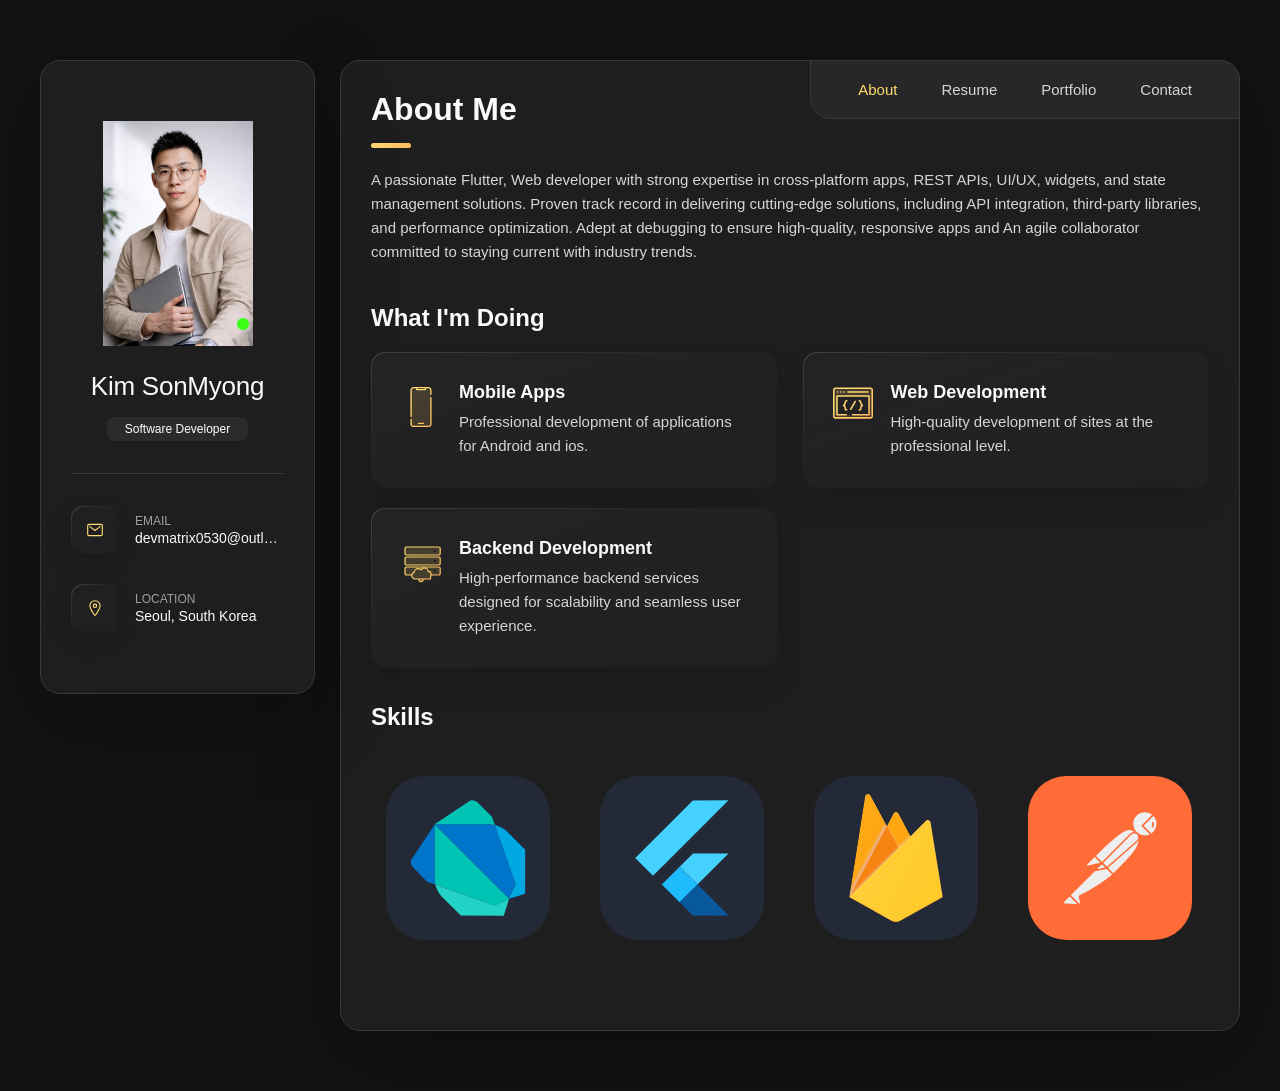
<file: portfolio.html>
<!DOCTYPE html>
<!-- saved from url=(0031)https://aakashrajbanshi.com.np/ -->
<html lang="en"><head><meta http-equiv="Content-Type" content="text/html; charset=UTF-8">
  
  <link rel="icon" type="image/png" href="./portfolio_files/my-avatar.png">
  <meta name="viewport" content="width=device-width, initial-scale=1.0">
  <title>Kim's Personal Portfolio</title>
  <link rel="stylesheet" href="./portfolio_files/index-D-4-gm_i.css?v=2">
  <script defer src="./portfolio_files/asset-path-fix.js"></script>
  <script defer src="./portfolio_files/nav-page.js"></script>
  <script defer src="./portfolio_files/index-DvMZjxsJ.js?v=19"></script>
</head>

<body>
  <div id="app"><main><aside class="sidebar " data-sidebar="true"><div class="sidebar-info"><a href="./portfolio_files/my-avatar.png" target="_blank" rel="noopener noreferrer" title="Click me!"><figure class="avatar-box"><img alt="Kim SonMyong" width="80" src="./portfolio_files/my-avatar.png"><span class="active-status" title="Available for work!"></span></figure></a><div class="info-content"><h1 class="name" title="Kim SonMyong">Kim SonMyong</h1><p class="title">Software Developer</p></div><button class="info_more-btn" data-sidebar-btn="true"><span>Show Contacts</span><svg stroke="currentColor" fill="currentColor" stroke-width="0" viewBox="0 0 512 512" height="1em" width="1em" xmlns="http://www.w3.org/2000/svg"><path fill="none" stroke-linecap="round" stroke-linejoin="round" stroke-width="48" d="m112 184 144 144 144-144"></path></svg></button></div><div class="sidebar-info_more"><div class="separator"></div><ul class="contacts-list"><li class="contact-item"><div class="icon-box"><svg stroke="currentColor" fill="currentColor" stroke-width="0" viewBox="0 0 512 512" height="1em" width="1em" xmlns="http://www.w3.org/2000/svg"><rect width="416" height="320" x="48" y="96" fill="none" stroke-linecap="round" stroke-linejoin="round" stroke-width="32" rx="40" ry="40"></rect><path fill="none" stroke-linecap="round" stroke-linejoin="round" stroke-width="32" d="m112 160 144 112 144-112"></path></svg></div><div class="contact-info"><p class="contact-title">Email</p><a href="mailto:devmatrix0530@outlook.com" class="contact-link">devmatrix0530@outlook.com</a></div></li><li class="contact-item"><div class="icon-box"><svg stroke="currentColor" fill="currentColor" stroke-width="0" viewBox="0 0 512 512" height="1em" width="1em" xmlns="http://www.w3.org/2000/svg"><path fill="none" stroke-linecap="round" stroke-linejoin="round" stroke-width="32" d="M256 48c-79.5 0-144 61.39-144 137 0 87 96 224.87 131.25 272.49a15.77 15.77 0 0 0 25.5 0C304 409.89 400 272.07 400 185c0-75.61-64.5-137-144-137z"></path><circle cx="256" cy="192" r="48" fill="none" stroke-linecap="round" stroke-linejoin="round" stroke-width="32"></circle></svg></div><div class="contact-info"><p class="contact-title">Location</p><a href="https://www.google.com/maps/place/Seoul,+South Korea" target="_blank" class="contact-link">Seoul, South Korea</a></div></li></ul><div class="separator"></div><ul class="social-list"><li class="social-item"><a href="https://www.linkedin.com/in/aakash569" target="_blank" class="social-link"><svg stroke="currentColor" fill="currentColor" stroke-width="0" viewBox="0 0 512 512" height="1em" width="1em" xmlns="http://www.w3.org/2000/svg"><path d="M444.17 32H70.28C49.85 32 32 46.7 32 66.89v374.72C32 461.91 49.85 480 70.28 480h373.78c20.54 0 35.94-18.21 35.94-38.39V66.89C480.12 46.7 464.6 32 444.17 32zm-273.3 373.43h-64.18V205.88h64.18zM141 175.54h-.46c-20.54 0-33.84-15.29-33.84-34.43 0-19.49 13.65-34.42 34.65-34.42s33.85 14.82 34.31 34.42c-.01 19.14-13.31 34.43-34.66 34.43zm264.43 229.89h-64.18V296.32c0-26.14-9.34-44-32.56-44-17.74 0-28.24 12-32.91 23.69-1.75 4.2-2.22 9.92-2.22 15.76v113.66h-64.18V205.88h64.18v27.77c9.34-13.3 23.93-32.44 57.88-32.44 42.13 0 74 27.77 74 87.64z"></path></svg></a></li><li class="social-item"><a href="https://github.com/aakashx58" target="_blank" class="social-link"><svg stroke="currentColor" fill="currentColor" stroke-width="0" viewBox="0 0 512 512" height="1em" width="1em" xmlns="http://www.w3.org/2000/svg"><path d="M256 32C132.3 32 32 134.9 32 261.7c0 101.5 64.2 187.5 153.2 217.9a17.56 17.56 0 0 0 3.8.4c8.3 0 11.5-6.1 11.5-11.4 0-5.5-.2-19.9-.3-39.1a102.4 102.4 0 0 1-22.6 2.7c-43.1 0-52.9-33.5-52.9-33.5-10.2-26.5-24.9-33.6-24.9-33.6-19.5-13.7-.1-14.1 1.4-14.1h.1c22.5 2 34.3 23.8 34.3 23.8 11.2 19.6 26.2 25.1 39.6 25.1a63 63 0 0 0 25.6-6c2-14.8 7.8-24.9 14.2-30.7-49.7-5.8-102-25.5-102-113.5 0-25.1 8.7-45.6 23-61.6-2.3-5.8-10-29.2 2.2-60.8a18.64 18.64 0 0 1 5-.5c8.1 0 26.4 3.1 56.6 24.1a208.21 208.21 0 0 1 112.2 0c30.2-21 48.5-24.1 56.6-24.1a18.64 18.64 0 0 1 5 .5c12.2 31.6 4.5 55 2.2 60.8 14.3 16.1 23 36.6 23 61.6 0 88.2-52.4 107.6-102.3 113.3 8 7.1 15.2 21.1 15.2 42.5 0 30.7-.3 55.5-.3 63 0 5.4 3.1 11.5 11.4 11.5a19.35 19.35 0 0 0 4-.4C415.9 449.2 480 363.1 480 261.7 480 134.9 379.7 32 256 32z"></path></svg></a></li><li class="social-item"><a href="https://g.dev/aakash569" target="_blank" class="social-link"><svg stroke="currentColor" fill="currentColor" stroke-width="0" viewBox="0 0 512 512" height="1em" width="1em" xmlns="http://www.w3.org/2000/svg"><path d="m473.16 221.48-2.26-9.59H262.46v88.22H387c-12.93 61.4-72.93 93.72-121.94 93.72-35.66 0-73.25-15-98.13-39.11a140.08 140.08 0 0 1-41.8-98.88c0-37.16 16.7-74.33 41-98.78s61-38.13 97.49-38.13c41.79 0 71.74 22.19 82.94 32.31l62.69-62.36C390.86 72.72 340.34 32 261.6 32c-60.75 0-119 23.27-161.58 65.71C58 139.5 36.25 199.93 36.25 256s20.58 113.48 61.3 155.6c43.51 44.92 105.13 68.4 168.58 68.4 57.73 0 112.45-22.62 151.45-63.66 38.34-40.4 58.17-96.3 58.17-154.9 0-24.67-2.48-39.32-2.59-39.96z"></path></svg></a></li><li class="social-item"><a href="https://x.com/itzakax" target="_blank" class="social-link"><svg stroke="currentColor" fill="currentColor" stroke-width="0" viewBox="0 0 512 512" height="1em" width="1em" xmlns="http://www.w3.org/2000/svg"><path d="M496 109.5a201.8 201.8 0 0 1-56.55 15.3 97.51 97.51 0 0 0 43.33-53.6 197.74 197.74 0 0 1-62.56 23.5A99.14 99.14 0 0 0 348.31 64c-54.42 0-98.46 43.4-98.46 96.9a93.21 93.21 0 0 0 2.54 22.1 280.7 280.7 0 0 1-203-101.3A95.69 95.69 0 0 0 36 130.4c0 33.6 17.53 63.3 44 80.7A97.5 97.5 0 0 1 35.22 199v1.2c0 47 34 86.1 79 95a100.76 100.76 0 0 1-25.94 3.4 94.38 94.38 0 0 1-18.51-1.8c12.51 38.5 48.92 66.5 92.05 67.3A199.59 199.59 0 0 1 39.5 405.6a203 203 0 0 1-23.5-1.4A278.68 278.68 0 0 0 166.74 448c181.36 0 280.44-147.7 280.44-275.8 0-4.2-.11-8.4-.31-12.5A198.48 198.48 0 0 0 496 109.5z"></path></svg></a></li></ul></div></aside><div class="main-content"><nav class="navbar"><ul class="navbar-list"><li class="navbar-item"><button type="button" class="navbar-link active" data-nav-link="true" data-nav-page="about">About</button></li><li class="navbar-item"><button type="button" class="navbar-link " data-nav-link="true" data-nav-page="resume">Resume</button></li><li class="navbar-item"><button type="button" class="navbar-link " data-nav-link="true" data-nav-page="portfolio">Portfolio</button></li><li class="navbar-item"><button type="button" class="navbar-link " data-nav-link="true" data-nav-page="contact">Contact</button></li></ul></nav><article class="about active" data-page="about"><header><h2 class="h2 article-title">About me</h2></header><section class="about-text"><p>A passionate Flutter, Web developer with strong expertise in cross-platform apps, REST APIs, UI/UX, widgets, and state management solutions. Proven track record in delivering cutting-edge solutions, including API integration, third-party libraries, and performance optimization. Adept at debugging to ensure high-quality, responsive apps and An agile collaborator committed to staying current with industry trends.</p></section><section class="service"><h3 class="h3 service-title">What i'm doing</h3><ul class="service-list"><li class="service-item"><div class="service-icon-box"><img alt="mobile app icon" width="40" src="./portfolio_files/icon-app.svg"></div><div class="service-content-box"><h4 class="h4 service-item-title">Mobile Apps</h4><p class="service-item-text">Professional development of applications for Android and ios.</p></div></li><li class="service-item"><div class="service-icon-box"><img alt="Web development icon" width="40" src="./portfolio_files/icon-dev.svg"></div><div class="service-content-box"><h4 class="h4 service-item-title">Web development</h4><p class="service-item-text">High-quality development of sites at the professional level.</p></div></li><li class="service-item"><div class="service-icon-box"><img alt="camera icon" width="40" src="./portfolio_files/icon-backend.svg"></div><div class="service-content-box"><h4 class="h4 service-item-title">Backend Development</h4><p class="service-item-text">High-performance backend services designed for scalability and seamless user experience.</p></div></li></ul></section><section class="clients"><h3 class="h3 clients-title">Skills</h3><ul class="clients-list has-scrollbar"><li class="clients-item"><a href="https://dart.dev/" target="_blank"><img alt="client logo" src="./portfolio_files/Dart.svg" style="filter: none;"></a></li><li class="clients-item"><a href="https://flutter.dev/" target="_blank"><img alt="client logo" src="./portfolio_files/Flutter.svg"></a></li><li class="clients-item"><a href="https://firebase.google.com/" target="_blank"><img alt="client logo" src="./portfolio_files/Firebase.svg"></a></li><li class="clients-item"><a href="https://www.postman.com/" target="_blank"><img alt="client logo" src="./portfolio_files/Postman.svg"></a></li><li class="clients-item"><a href="https://www.figma.com/" target="_blank"><img alt="client logo" src="./portfolio_files/Figma.svg"></a></li><li class="clients-item"><a href="https://developer.android.com/studio" target="_blank"><img alt="client logo" src="./portfolio_files/AndroidStudio.svg"></a></li><li class="clients-item"><a href="https://developer.apple.com/xcode/" target="_blank"><img alt="client logo" src="./portfolio_files/Xcode.svg"></a></li></ul></section></article><article class="resume " data-page="resume"><header><h2 class="h2 article-title">Resume</h2></header><section class="timeline"><div class="title-wrapper"><div class="icon-box"><svg stroke="currentColor" fill="currentColor" stroke-width="0" viewBox="0 0 512 512" height="1em" width="1em" xmlns="http://www.w3.org/2000/svg"><path fill="none" stroke-linecap="round" stroke-linejoin="round" stroke-width="32" d="M256 160c16-63.16 76.43-95.41 208-96a15.94 15.94 0 0 1 16 16v288a16 16 0 0 1-16 16c-128 0-177.45 25.81-208 64-30.37-38-80-64-208-64-9.88 0-16-8.05-16-17.93V80a15.94 15.94 0 0 1 16-16c131.57.59 192 32.84 208 96zm0 0v288"></path></svg></div><h3 class="h3">Education</h3></div><ol class="timeline-list"><li class="timeline-item"><h4 class="h4 timeline-item-title">Seoul National University</h4><p class="timeline-text">Bachelor of Science in Computer Science and Information Technology (B.Sc. CSIT)</p><span>2013 — 2017</span></li></ol></section><section class="timeline"><div class="title-wrapper"><div class="icon-box"><svg stroke="currentColor" fill="currentColor" stroke-width="0" viewBox="0 0 512 512" height="1em" width="1em" xmlns="http://www.w3.org/2000/svg"><path fill="none" stroke-linecap="round" stroke-linejoin="round" stroke-width="32" d="M256 160c16-63.16 76.43-95.41 208-96a15.94 15.94 0 0 1 16 16v288a16 16 0 0 1-16 16c-128 0-177.45 25.81-208 64-30.37-38-80-64-208-64-9.88 0-16-8.05-16-17.93V80a15.94 15.94 0 0 1 16-16c131.57.59 192 32.84 208 96zm0 0v288"></path></svg></div><h3 class="h3">Experience</h3></div><ol class="timeline-list"><li class="timeline-item"><h4 class="h4 timeline-item-title">Freelancer</h4><p class="timeline-text">BBC Soft</p><span data-start-date="2017-02-01" data-end-date="present">Feb, 2017 — Present &nbsp; • <span class="duration">9 yrs 2 mo</span></span><p class="timeline-text"><i>Seoul, South Korea</i></p><ul class="timeline-text"><li>Developed new features and transformed UI designs into fully functional user interfaces.</li><li>Integrated payment solution like eSewa, for secure and seamless transactions.</li><li>Optimized application performance to ensure a smooth and engaging user experience.</li><li>Supported other team members initiatives by developing solutions to common problems and sharing those solutions.</li><li>Identified and resolved bugs, improving app stability and performance.</li><li>Wrote clean, maintainable, and testable code following best practices.</li><li>Utilization of latest version of support libraries to ensure backend compatibility.</li><li>Integrated payment solution like eSewa, for secure and seamless transactions.</li><li>Collaborated with backend developers, designers, and cross-functional teams to deliver scalable, high-quality solutions.</li><li>Performed code review and deployed the app in Playstore and Appstore.</li></ul></li></ol></section><button class="form-btn" type="button" data-form-btn="true"><svg stroke="currentColor" fill="currentColor" stroke-width="0" viewBox="0 0 512 512" height="1em" width="1em" xmlns="http://www.w3.org/2000/svg"><path fill="none" stroke-linejoin="round" stroke-width="32" d="M416 221.25V416a48 48 0 0 1-48 48H144a48 48 0 0 1-48-48V96a48 48 0 0 1 48-48h98.75a32 32 0 0 1 22.62 9.37l141.26 141.26a32 32 0 0 1 9.37 22.62z"></path><path fill="none" stroke-linecap="round" stroke-linejoin="round" stroke-width="32" d="M256 56v120a32 32 0 0 0 32 32h120m-232 80h160m-160 80h160"></path></svg><span>Download CV</span></button></article><article class="portfolio " data-page="portfolio"><header><h2 class="h2 article-title">Portfolio</h2></header><section class="projects"><ul class="filter-list"><li class="filter-item"><button class="active" data-filter-btn="true">All</button></li><li class="filter-item"><button class="" data-filter-btn="true">Applications</button></li><li class="filter-item"><button class="" data-filter-btn="true">Web development</button></li><li class="filter-item"><button class="" data-filter-btn="true">UI/UX</button></li></ul><div class="filter-select-box"><button class="filter-select " data-select="true"><div class="select-value" data-selecct-value="true">Select category</div><div class="select-icon"><svg stroke="currentColor" fill="currentColor" stroke-width="0" viewBox="0 0 512 512" height="1em" width="1em" xmlns="http://www.w3.org/2000/svg"><path fill="none" stroke-linecap="round" stroke-linejoin="round" stroke-width="48" d="m112 184 144 144 144-144"></path></svg></div></button><ul class="select-list"><li class="select-item"><button data-select-item="true">All</button></li><li class="select-item"><button data-select-item="true">Applications</button></li><li class="select-item"><button data-select-item="true">Web development</button></li><li class="select-item"><button data-select-item="true">UI/UX</button></li></ul></div><ul class="project-list"><li class="project-item active"><a href="https://play.google.com/store/search?q=Autowini&amp;c=apps" target="_blank" rel="noreferrer"><figure class="project-img"><div class="project-item-icon-box"><svg stroke="currentColor" fill="currentColor" stroke-width="0" viewBox="0 0 512 512" height="1em" width="1em" xmlns="http://www.w3.org/2000/svg"><path fill="none" stroke-linecap="round" stroke-linejoin="round" stroke-width="32" d="M255.66 112c-77.94 0-157.89 45.11-220.83 135.33a16 16 0 0 0-.27 17.77C82.92 340.8 161.8 400 255.66 400c92.84 0 173.34-59.38 221.79-135.25a16.14 16.14 0 0 0 0-17.47C428.89 172.28 347.8 112 255.66 112z"></path><circle cx="256" cy="256" r="80" fill="none" stroke-miterlimit="10" stroke-width="32"></circle></svg></div><img alt="Autowini" loading="lazy" src="./portfolio_files/Autowini.png"></figure><h3 class="project-title">Autowini</h3><p class="project-category">Applications</p></a></li><li class="project-item active"><a href="https://play.google.com/store/apps/details?id=cuping.service.com" target="_blank" rel="noreferrer"><figure class="project-img"><div class="project-item-icon-box"><svg stroke="currentColor" fill="currentColor" stroke-width="0" viewBox="0 0 512 512" height="1em" width="1em" xmlns="http://www.w3.org/2000/svg"><path fill="none" stroke-linecap="round" stroke-linejoin="round" stroke-width="32" d="M255.66 112c-77.94 0-157.89 45.11-220.83 135.33a16 16 0 0 0-.27 17.77C82.92 340.8 161.8 400 255.66 400c92.84 0 173.34-59.38 221.79-135.25a16.14 16.14 0 0 0 0-17.47C428.89 172.28 347.8 112 255.66 112z"></path><circle cx="256" cy="256" r="80" fill="none" stroke-miterlimit="10" stroke-width="32"></circle></svg></div><img alt="Cuping" loading="lazy" src="./portfolio_files/cuping.png"></figure><h3 class="project-title">Cuping</h3><p class="project-category">Applications</p></a></li><li class="project-item active"><a href="https://play.google.com/store/apps/details?id=com.concontown.app" target="_blank" rel="noreferrer"><figure class="project-img"><div class="project-item-icon-box"><svg stroke="currentColor" fill="currentColor" stroke-width="0" viewBox="0 0 512 512" height="1em" width="1em" xmlns="http://www.w3.org/2000/svg"><path fill="none" stroke-linecap="round" stroke-linejoin="round" stroke-width="32" d="M255.66 112c-77.94 0-157.89 45.11-220.83 135.33a16 16 0 0 0-.27 17.77C82.92 340.8 161.8 400 255.66 400c92.84 0 173.34-59.38 221.79-135.25a16.14 16.14 0 0 0 0-17.47C428.89 172.28 347.8 112 255.66 112z"></path><circle cx="256" cy="256" r="80" fill="none" stroke-miterlimit="10" stroke-width="32"></circle></svg></div><img alt="CONCONTOWN" loading="lazy" src="./portfolio_files/Korean.png"></figure><h3 class="project-title">CONCONTOWN</h3><p class="project-category">Applications</p></a></li><li class="project-item active"><a href="https://play.google.com/store/apps/details?id=com.kt.delegate&amp;hl=ko&amp;gl=US" target="_blank" rel="noreferrer"><figure class="project-img"><div class="project-item-icon-box"><svg stroke="currentColor" fill="currentColor" stroke-width="0" viewBox="0 0 512 512" height="1em" width="1em" xmlns="http://www.w3.org/2000/svg"><path fill="none" stroke-linecap="round" stroke-linejoin="round" stroke-width="32" d="M255.66 112c-77.94 0-157.89 45.11-220.83 135.33a16 16 0 0 0-.27 17.77C82.92 340.8 161.8 400 255.66 400c92.84 0 173.34-59.38 221.79-135.25a16.14 16.14 0 0 0 0-17.47C428.89 172.28 347.8 112 255.66 112z"></path><circle cx="256" cy="256" r="80" fill="none" stroke-miterlimit="10" stroke-width="32"></circle></svg></div><img alt="Delegate" loading="lazy" src="./portfolio_files/동대표2.png"></figure><h3 class="project-title">Delegate</h3><p class="project-category">Applications</p></a></li><li class="project-item active"><a href="https://play.google.com/store/apps/details?id=com.kook.kook_client" target="_blank" rel="noreferrer"><figure class="project-img"><div class="project-item-icon-box"><svg stroke="currentColor" fill="currentColor" stroke-width="0" viewBox="0 0 512 512" height="1em" width="1em" xmlns="http://www.w3.org/2000/svg"><path fill="none" stroke-linecap="round" stroke-linejoin="round" stroke-width="32" d="M255.66 112c-77.94 0-157.89 45.11-220.83 135.33a16 16 0 0 0-.27 17.77C82.92 340.8 161.8 400 255.66 400c92.84 0 173.34-59.38 221.79-135.25a16.14 16.14 0 0 0 0-17.47C428.89 172.28 347.8 112 255.66 112z"></path><circle cx="256" cy="256" r="80" fill="none" stroke-miterlimit="10" stroke-width="32"></circle></svg></div><img alt="LadderKook" loading="lazy" src="./portfolio_files/사다리쿡.png"></figure><h3 class="project-title">LadderKook</h3><p class="project-category">Applications</p></a></li><li class="project-item active"><a href="https://play.google.com/store/apps/details?hl=ko&amp;id=co.kr.kh.toojaram" target="_blank" rel="noreferrer"><figure class="project-img"><div class="project-item-icon-box"><svg stroke="currentColor" fill="currentColor" stroke-width="0" viewBox="0 0 512 512" height="1em" width="1em" xmlns="http://www.w3.org/2000/svg"><path fill="none" stroke-linecap="round" stroke-linejoin="round" stroke-width="32" d="M255.66 112c-77.94 0-157.89 45.11-220.83 135.33a16 16 0 0 0-.27 17.77C82.92 340.8 161.8 400 255.66 400c92.84 0 173.34-59.38 221.79-135.25a16.14 16.14 0 0 0 0-17.47C428.89 172.28 347.8 112 255.66 112z"></path><circle cx="256" cy="256" r="80" fill="none" stroke-miterlimit="10" stroke-width="32"></circle></svg></div><img alt="TooJaRam" loading="lazy" src="./portfolio_files/더자람.png"></figure><h3 class="project-title">TooJaRam</h3><p class="project-category">Applications</p></a></li><li class="project-item active"><a href="./portfolio_files/merodate.png" target="_blank" rel="noreferrer"><figure class="project-img"><div class="project-item-icon-box"><svg stroke="currentColor" fill="currentColor" stroke-width="0" viewBox="0 0 512 512" height="1em" width="1em" xmlns="http://www.w3.org/2000/svg"><path fill="none" stroke-linecap="round" stroke-linejoin="round" stroke-width="32" d="M255.66 112c-77.94 0-157.89 45.11-220.83 135.33a16 16 0 0 0-.27 17.77C82.92 340.8 161.8 400 255.66 400c92.84 0 173.34-59.38 221.79-135.25a16.14 16.14 0 0 0 0-17.47C428.89 172.28 347.8 112 255.66 112z"></path><circle cx="256" cy="256" r="80" fill="none" stroke-miterlimit="10" stroke-width="32"></circle></svg></div><img alt="MeroDate" loading="lazy" src="./portfolio_files/merodate.png"></figure><h3 class="project-title">MeroDate</h3><p class="project-category">Applications</p></a></li><li class="project-item active"><a href="./portfolio_files/weatherapp.png" target="_blank" rel="noreferrer"><figure class="project-img"><div class="project-item-icon-box"><svg stroke="currentColor" fill="currentColor" stroke-width="0" viewBox="0 0 512 512" height="1em" width="1em" xmlns="http://www.w3.org/2000/svg"><path fill="none" stroke-linecap="round" stroke-linejoin="round" stroke-width="32" d="M255.66 112c-77.94 0-157.89 45.11-220.83 135.33a16 16 0 0 0-.27 17.77C82.92 340.8 161.8 400 255.66 400c92.84 0 173.34-59.38 221.79-135.25a16.14 16.14 0 0 0 0-17.47C428.89 172.28 347.8 112 255.66 112z"></path><circle cx="256" cy="256" r="80" fill="none" stroke-miterlimit="10" stroke-width="32"></circle></svg></div><img alt="Weather App" loading="lazy" src="./portfolio_files/weatherapp.png"></figure><h3 class="project-title">Weather App</h3><p class="project-category">Applications</p></a></li><li class="project-item active"><a href="./portfolio_files/music.png" target="_blank" rel="noreferrer"><figure class="project-img"><div class="project-item-icon-box"><svg stroke="currentColor" fill="currentColor" stroke-width="0" viewBox="0 0 512 512" height="1em" width="1em" xmlns="http://www.w3.org/2000/svg"><path fill="none" stroke-linecap="round" stroke-linejoin="round" stroke-width="32" d="M255.66 112c-77.94 0-157.89 45.11-220.83 135.33a16 16 0 0 0-.27 17.77C82.92 340.8 161.8 400 255.66 400c92.84 0 173.34-59.38 221.79-135.25a16.14 16.14 0 0 0 0-17.47C428.89 172.28 347.8 112 255.66 112z"></path><circle cx="256" cy="256" r="80" fill="none" stroke-miterlimit="10" stroke-width="32"></circle></svg></div><img alt="Music App" loading="lazy" src="./portfolio_files/music.png"></figure><h3 class="project-title">Music App</h3><p class="project-category">Applications</p></a></li><li class="project-item active"><a href="./portfolio_files/movieapp.png" target="_blank" rel="noreferrer"><figure class="project-img"><div class="project-item-icon-box"><svg stroke="currentColor" fill="currentColor" stroke-width="0" viewBox="0 0 512 512" height="1em" width="1em" xmlns="http://www.w3.org/2000/svg"><path fill="none" stroke-linecap="round" stroke-linejoin="round" stroke-width="32" d="M255.66 112c-77.94 0-157.89 45.11-220.83 135.33a16 16 0 0 0-.27 17.77C82.92 340.8 161.8 400 255.66 400c92.84 0 173.34-59.38 221.79-135.25a16.14 16.14 0 0 0 0-17.47C428.89 172.28 347.8 112 255.66 112z"></path><circle cx="256" cy="256" r="80" fill="none" stroke-miterlimit="10" stroke-width="32"></circle></svg></div><img alt="Movie App" loading="lazy" src="./portfolio_files/movieapp.png"></figure><h3 class="project-title">Movie App</h3><p class="project-category">Applications</p></a></li><li class="project-item active"><a href="https://github-user-ruby-kappa.vercel.app/" target="_blank" rel="noreferrer"><figure class="project-img"><div class="project-item-icon-box"><svg stroke="currentColor" fill="currentColor" stroke-width="0" viewBox="0 0 512 512" height="1em" width="1em" xmlns="http://www.w3.org/2000/svg"><path fill="none" stroke-linecap="round" stroke-linejoin="round" stroke-width="32" d="M255.66 112c-77.94 0-157.89 45.11-220.83 135.33a16 16 0 0 0-.27 17.77C82.92 340.8 161.8 400 255.66 400c92.84 0 173.34-59.38 221.79-135.25a16.14 16.14 0 0 0 0-17.47C428.89 172.28 347.8 112 255.66 112z"></path><circle cx="256" cy="256" r="80" fill="none" stroke-miterlimit="10" stroke-width="32"></circle></svg></div><img alt="GitHub users search App" loading="lazy" src="./portfolio_files/github_user.png"></figure><h3 class="project-title">GitHub users search App</h3><p class="project-category">Web development</p></a></li><li class="project-item active"><a href="https://carzone-seven.vercel.app/" target="_blank" rel="noreferrer"><figure class="project-img"><div class="project-item-icon-box"><svg stroke="currentColor" fill="currentColor" stroke-width="0" viewBox="0 0 512 512" height="1em" width="1em" xmlns="http://www.w3.org/2000/svg"><path fill="none" stroke-linecap="round" stroke-linejoin="round" stroke-width="32" d="M255.66 112c-77.94 0-157.89 45.11-220.83 135.33a16 16 0 0 0-.27 17.77C82.92 340.8 161.8 400 255.66 400c92.84 0 173.34-59.38 221.79-135.25a16.14 16.14 0 0 0 0-17.47C428.89 172.28 347.8 112 255.66 112z"></path><circle cx="256" cy="256" r="80" fill="none" stroke-miterlimit="10" stroke-width="32"></circle></svg></div><img alt="Car Zone" loading="lazy" src="./portfolio_files/carzone.png"></figure><h3 class="project-title">Car Zone</h3><p class="project-category">Web development</p></a></li><li class="project-item active"><a href="https://movfix-bay.vercel.app/" target="_blank" rel="noreferrer"><figure class="project-img"><div class="project-item-icon-box"><svg stroke="currentColor" fill="currentColor" stroke-width="0" viewBox="0 0 512 512" height="1em" width="1em" xmlns="http://www.w3.org/2000/svg"><path fill="none" stroke-linecap="round" stroke-linejoin="round" stroke-width="32" d="M255.66 112c-77.94 0-157.89 45.11-220.83 135.33a16 16 0 0 0-.27 17.77C82.92 340.8 161.8 400 255.66 400c92.84 0 173.34-59.38 221.79-135.25a16.14 16.14 0 0 0 0-17.47C428.89 172.28 347.8 112 255.66 112z"></path><circle cx="256" cy="256" r="80" fill="none" stroke-miterlimit="10" stroke-width="32"></circle></svg></div><img alt="Movfix" loading="lazy" src="./portfolio_files/movfix.png"></figure><h3 class="project-title">Movfix</h3><p class="project-category">Web development</p></a></li><li class="project-item active"><a href="https://fitness-zone-xi.vercel.app/" target="_blank" rel="noreferrer"><figure class="project-img"><div class="project-item-icon-box"><svg stroke="currentColor" fill="currentColor" stroke-width="0" viewBox="0 0 512 512" height="1em" width="1em" xmlns="http://www.w3.org/2000/svg"><path fill="none" stroke-linecap="round" stroke-linejoin="round" stroke-width="32" d="M255.66 112c-77.94 0-157.89 45.11-220.83 135.33a16 16 0 0 0-.27 17.77C82.92 340.8 161.8 400 255.66 400c92.84 0 173.34-59.38 221.79-135.25a16.14 16.14 0 0 0 0-17.47C428.89 172.28 347.8 112 255.66 112z"></path><circle cx="256" cy="256" r="80" fill="none" stroke-miterlimit="10" stroke-width="32"></circle></svg></div><img alt="Fitness Zone" loading="lazy" src="./portfolio_files/fitness_zone.png"></figure><h3 class="project-title">Fitness Zone</h3><p class="project-category">Web development</p></a></li><li class="project-item active"><a href="https://aakashx58.github.io/Ecommerce_website/" target="_blank" rel="noreferrer"><figure class="project-img"><div class="project-item-icon-box"><svg stroke="currentColor" fill="currentColor" stroke-width="0" viewBox="0 0 512 512" height="1em" width="1em" xmlns="http://www.w3.org/2000/svg"><path fill="none" stroke-linecap="round" stroke-linejoin="round" stroke-width="32" d="M255.66 112c-77.94 0-157.89 45.11-220.83 135.33a16 16 0 0 0-.27 17.77C82.92 340.8 161.8 400 255.66 400c92.84 0 173.34-59.38 221.79-135.25a16.14 16.14 0 0 0 0-17.47C428.89 172.28 347.8 112 255.66 112z"></path><circle cx="256" cy="256" r="80" fill="none" stroke-miterlimit="10" stroke-width="32"></circle></svg></div><img alt="E-Commerce" loading="lazy" src="./portfolio_files/ecommerce.png"></figure><h3 class="project-title">E-Commerce</h3><p class="project-category">Web development</p></a></li><li class="project-item active"><a href="https://netflix-clone-olive-chi.vercel.app/" target="_blank" rel="noreferrer"><figure class="project-img"><div class="project-item-icon-box"><svg stroke="currentColor" fill="currentColor" stroke-width="0" viewBox="0 0 512 512" height="1em" width="1em" xmlns="http://www.w3.org/2000/svg"><path fill="none" stroke-linecap="round" stroke-linejoin="round" stroke-width="32" d="M255.66 112c-77.94 0-157.89 45.11-220.83 135.33a16 16 0 0 0-.27 17.77C82.92 340.8 161.8 400 255.66 400c92.84 0 173.34-59.38 221.79-135.25a16.14 16.14 0 0 0 0-17.47C428.89 172.28 347.8 112 255.66 112z"></path><circle cx="256" cy="256" r="80" fill="none" stroke-miterlimit="10" stroke-width="32"></circle></svg></div><img alt="Netflix Clone" loading="lazy" src="./portfolio_files/netflix.png"></figure><h3 class="project-title">Netflix Clone</h3><p class="project-category">Web development</p></a></li><li class="project-item active"><a href="./portfolio_files/houseman.png" target="_blank" rel="noreferrer"><figure class="project-img"><div class="project-item-icon-box"><svg stroke="currentColor" fill="currentColor" stroke-width="0" viewBox="0 0 512 512" height="1em" width="1em" xmlns="http://www.w3.org/2000/svg"><path fill="none" stroke-linecap="round" stroke-linejoin="round" stroke-width="32" d="M255.66 112c-77.94 0-157.89 45.11-220.83 135.33a16 16 0 0 0-.27 17.77C82.92 340.8 161.8 400 255.66 400c92.84 0 173.34-59.38 221.79-135.25a16.14 16.14 0 0 0 0-17.47C428.89 172.28 347.8 112 255.66 112z"></path><circle cx="256" cy="256" r="80" fill="none" stroke-miterlimit="10" stroke-width="32"></circle></svg></div><img alt="Houseman" loading="lazy" src="./portfolio_files/houseman.png"></figure><h3 class="project-title">Houseman</h3><p class="project-category">UI/UX</p></a></li></ul></section></article><article class="contact " data-page="contact"><header><h2 class="h2 article-title">Contact</h2></header><section class="mapbox" data-mapbox="true"><figure><iframe src="https://www.google.com/maps/embed?pb=!1m18!1m12!1m3!1d50661.07675737727!2d126.9177937!3d37.565285!2m3!1f0!2f0!3f0!3m2!1i1024!2i768!4f13.1!3m3!1m2!1s0x357ca2012dd5115b%3A0x8b6a01c0d4ca4748!2sSeoul%2C%20South%20Korea!5e0!3m2!1sen!2skr!4v1700000000000!5m2!1sen!2skr" width="400" height="300" loading="lazy" title="Google Map — Seoul, South Korea" style="filter: grayscale(0%); border:0;" allowfullscreen="" referrerpolicy="no-referrer-when-downgrade"></iframe></figure></section><section class="contact-form"><h3 class="h3 form-title">Contact Form</h3><form class="form" data-form="true"><div class="input-wrapper"><input class="form-input" placeholder="Full name" required="" data-form-input="true" type="text" value="" name="fullname"><input class="form-input" placeholder="Email address" required="" data-form-input="true" type="email" value="" name="email"></div><input class="form-input" placeholder="Subject" required="" data-form-input="true" type="text" value="" name="subject"><textarea name="message" class="form-input" placeholder="Your Message" required="" data-form-input="true"></textarea><button class="form-btn" type="submit" data-form-btn="true" style="opacity: 1; cursor: pointer;"><svg stroke="currentColor" fill="currentColor" stroke-width="0" viewBox="0 0 512 512" height="1em" width="1em" xmlns="http://www.w3.org/2000/svg"><path fill="none" stroke-linecap="round" stroke-linejoin="round" stroke-width="32" d="m53.12 199.94 400-151.39a8 8 0 0 1 10.33 10.33l-151.39 400a8 8 0 0 1-15-.34l-67.4-166.09a16 16 0 0 0-10.11-10.11L53.46 215a8 8 0 0 1-.34-15.06zM460 52 227 285"></path></svg><span>Send Message</span></button></form></section></article></div></main></div>

</body></html>
</file>
<file: portfolio_files/index-D-4-gm_i.css>
:root{--bg-gradient-onyx: linear-gradient( to bottom right, hsl(240, 1%, 25%) 3%, hsl(0, 0%, 19%) 97% );--bg-gradient-jet: linear-gradient( to bottom right, hsla(240, 1%, 18%, .251) 0%, hsla(240, 2%, 11%, 0) 100% ), hsl(240, 2%, 13%);--bg-gradient-yellow-1: linear-gradient( to bottom right, hsl(45, 100%, 71%) 0%, hsla(36, 100%, 69%, 0) 50% );--bg-gradient-yellow-2: linear-gradient( 135deg, hsla(45, 100%, 71%, .251) 0%, hsla(35, 100%, 68%, 0) 59.86% ), hsl(240, 2%, 13%);--border-gradient-onyx: linear-gradient( to bottom right, hsl(0, 0%, 25%) 0%, hsla(0, 0%, 25%, 0) 50% );--text-gradient-yellow: linear-gradient( to right, hsl(45, 100%, 72%), hsl(35, 100%, 68%) );--jet: hsl(0, 0%, 22%);--onyx: hsl(240, 1%, 17%);--eerie-black-1: hsl(240, 2%, 13%);--eerie-black-2: hsl(240, 2%, 12%);--smoky-black: hsl(0, 0%, 7%);--white-1: hsl(0, 0%, 100%);--white-2: hsl(0, 0%, 98%);--orange-yellow-crayola: hsl(45, 100%, 72%);--vegas-gold: hsl(45, 100%, 72%);--light-gray: hsl(0, 0%, 84%);--light-gray-70: hsla(0, 0%, 84%, .7);--bittersweet-shimmer: hsl(0, 43%, 51%);--ff-poppins: "Poppins", sans-serif;--fs-1: 24px;--fs-2: 18px;--fs-3: 17px;--fs-4: 16px;--fs-5: 15px;--fs-6: 14px;--fs-7: 13px;--fs-8: 11px;--fw-300: 300;--fw-400: 400;--fw-500: 500;--fw-600: 600;--shadow-1: -4px 8px 24px hsla(0, 0%, 0%, .25);--shadow-2: 0 16px 30px hsla(0, 0%, 0%, .25);--shadow-3: 0 16px 40px hsla(0, 0%, 0%, .25);--shadow-4: 0 25px 50px hsla(0, 0%, 0%, .15);--shadow-5: 0 24px 80px hsla(0, 0%, 0%, .25);--transition-1: .25s ease;--transition-2: .5s ease-in-out}*,*:before,*:after{margin:0;padding:0;box-sizing:border-box}a{text-decoration:none}li{list-style:none}img,ion-icon,a,button,time,span{display:block}button{font:inherit;background:none;border:none;text-align:left;cursor:pointer}input,textarea{display:block;width:100%;background:none;font:inherit}::selection{background:var(--orange-yellow-crayola);color:var(--smoky-black)}:focus{outline-color:var(--orange-yellow-crayola)}html{font-family:var(--ff-poppins)}body{background:var(--smoky-black)}.sidebar,article{background:var(--eerie-black-2);border:1px solid var(--jet);border-radius:20px;padding:15px;box-shadow:var(--shadow-1);z-index:1}.separator{width:100%;height:1px;background:var(--jet);margin:16px 0}.icon-box{position:relative;background:var(--border-gradient-onyx);width:30px;height:30px;border-radius:8px;display:flex;justify-content:center;align-items:center;font-size:16px;color:var(--orange-yellow-crayola);box-shadow:var(--shadow-1);z-index:1}.icon-box:before{content:"";position:absolute;inset:1px;background:var(--eerie-black-1);border-radius:inherit;z-index:-1}.icon-box ion-icon{--ionicon-stroke-width: 35px}article{display:none}article.active{display:block;animation:fade .5s ease backwards}@keyframes fade{0%{opacity:0}to{opacity:1}}.h2,.h3,.h4,.h5{color:var(--white-2);text-transform:capitalize}.h2{font-size:var(--fs-1)}.h3{font-size:var(--fs-2)}.h4{font-size:var(--fs-4)}.h5{font-size:var(--fs-7);font-weight:var(--fw-500)}.article-title{position:relative;padding-bottom:7px}.article-title:after{content:"";position:absolute;bottom:0;left:0;width:30px;height:3px;background:var(--text-gradient-yellow);border-radius:3px}.has-scrollbar::-webkit-scrollbar{width:5px;height:5px}.has-scrollbar::-webkit-scrollbar-track{background:var(--onyx);border-radius:5px}.has-scrollbar::-webkit-scrollbar-thumb{background:var(--orange-yellow-crayola);border-radius:5px}.has-scrollbar::-webkit-scrollbar-button{width:20px}.content-card{position:relative;background:var(--border-gradient-onyx);padding:45px 15px 15px;border-radius:14px;box-shadow:var(--shadow-2);cursor:pointer;z-index:1}.content-card:before{content:"";position:absolute;inset:1px;background:var(--bg-gradient-jet);border-radius:inherit;z-index:-1}main{margin:15px 12px 75px;min-width:259px}.sidebar{margin-bottom:15px;max-height:112px;overflow:hidden;transition:var(--transition-2)}.sidebar.active{max-height:405px}.sidebar-info{position:relative;display:flex;justify-content:flex-start;align-items:center;gap:15px}.avatar-box{background:var(--bg-gradient-onyx);border-radius:20px}.info-content .name{color:var(--white-2);font-size:var(--fs-3);font-weight:var(--fw-500);letter-spacing:-.25px;margin-bottom:10px}.info-content .title{color:var(--white-1);background:var(--onyx);font-size:var(--fs-8);font-weight:var(--fw-300);width:max-content;padding:3px 12px;border-radius:8px}.info_more-btn{position:absolute;top:-15px;right:-15px;border-radius:0 15px;font-size:13px;color:var(--orange-yellow-crayola);background:var(--border-gradient-onyx);padding:10px;box-shadow:var(--shadow-2);transition:var(--transition-1);z-index:1}.info_more-btn:before{content:"";position:absolute;inset:1px;border-radius:inherit;background:var(--bg-gradient-jet);transition:var(--transition-1);z-index:-1}.info_more-btn:hover,.info_more-btn:focus{background:var(--bg-gradient-yellow-1)}.info_more-btn:hover:before,.info_more-btn:focus:before{background:var(--bg-gradient-yellow-2)}.info_more-btn span{display:none}.sidebar-info_more{opacity:0;visibility:hidden;transition:var(--transition-2)}.sidebar.active .sidebar-info_more{opacity:1;visibility:visible}.contacts-list{display:grid;grid-template-columns:1fr;gap:16px}.contact-item{min-width:100%;display:flex;align-items:center;gap:16px}.contact-info{max-width:calc(100% - 46px);width:calc(100% - 46px)}.contact-title{color:var(--light-gray-70);font-size:var(--fs-8);text-transform:uppercase;margin-bottom:2px}.contact-info :is(.contact-link,time,address){color:var(--white-2);font-size:var(--fs-7)}.contact-info address{font-style:normal}.social-list{display:flex;justify-content:flex-start;align-items:center;gap:15px;padding-bottom:4px;padding-left:7px}.social-item .social-link{color:var(--light-gray-70);font-size:18px}.social-item .social-link:hover{color:var(--light-gray)}.navbar{position:fixed;bottom:0;left:0;width:100%;background:#2b2b2cbf;-webkit-backdrop-filter:blur(10px);backdrop-filter:blur(10px);border:1px solid var(--jet);border-radius:12px 12px 0 0;box-shadow:var(--shadow-2);z-index:5}.navbar-list{display:flex;flex-wrap:wrap;justify-content:center;align-items:center;padding:0 10px}.navbar-link{color:var(--light-gray);font-size:var(--fs-8);padding:20px 7px;transition:color var(--transition-1)}.navbar-link:hover,.navbar-link:focus{color:var(--light-gray-70)}.navbar-link.active{color:var(--orange-yellow-crayola)}.about .article-title{margin-bottom:15px}.about-text{color:var(--light-gray);font-size:var(--fs-6);font-weight:var(--fw-300);line-height:1.6}.about-text p{margin-bottom:15px}.service{margin-bottom:35px}.service-title{margin-bottom:20px}.service-list{display:grid;grid-template-columns:1fr;gap:20px}.service-item{position:relative;background:var(--border-gradient-onyx);padding:20px;border-radius:14px;box-shadow:var(--shadow-2);z-index:1}.service-item:before{content:"";position:absolute;inset:1px;background:var(--bg-gradient-jet);border-radius:inherit;z-index:-1}.service-icon-box{margin-bottom:10px}.service-icon-box img{margin:auto}.service-content-box{text-align:center}.service-item-title{margin-bottom:7px}.service-item-text{color:var(--light-gray);font-size:var(--fs-6);font-weight:var(--fw-3);line-height:1.6}.testimonials{margin-bottom:30px}.testimonials-title{margin-bottom:20px}.testimonials-list{display:flex;justify-content:flex-start;align-items:flex-start;gap:15px;margin:0 -15px;padding:25px 15px 35px;overflow-x:auto;scroll-behavior:smooth;overscroll-behavior-inline:contain;scroll-snap-type:inline mandatory}.testimonials-item{min-width:100%;scroll-snap-align:center}.testimonials-avatar-box{position:absolute;top:0;left:0;transform:translate(15px,-25px);background:var(--bg-gradient-onyx);border-radius:14px;box-shadow:var(--shadow-1)}.testimonials-item-title{margin-bottom:7px}.testimonials-text{color:var(--light-gray);font-size:var(--fs-6);font-weight:var(--fw-300);line-height:1.6;display:-webkit-box;line-clamp:4;-webkit-line-clamp:4;-webkit-box-orient:vertical;overflow:hidden}.modal-container{position:fixed;top:0;left:0;width:100%;height:100%;display:flex;justify-content:center;align-items:center;overflow-y:auto;overscroll-behavior:contain;z-index:20;pointer-events:none;visibility:hidden}.modal-container::-webkit-scrollbar{display:none}.modal-container.active{pointer-events:all;visibility:visible}.overlay{position:fixed;top:0;left:0;width:100%;height:100vh;background:#0d0d0d;opacity:0;visibility:hidden;pointer-events:none;z-index:1;transition:var(--transition-1)}.overlay.active{opacity:.8;visibility:visible;pointer-events:all}.testimonials-modal{background:var(--eerie-black-2);position:relative;padding:15px;margin:15px 12px;border:1px solid var(--jet);border-radius:14px;box-shadow:var(--shadow-5);transform:scale(1.2);opacity:0;transition:var(--transition-1);z-index:2}.modal-container.active .testimonials-modal{transform:scale(1);opacity:1}.modal-close-btn{position:absolute;top:15px;right:15px;background:var(--onyx);border-radius:8px;width:32px;height:32px;display:flex;justify-content:center;align-items:center;color:var(--white-2);font-size:18px;opacity:.7}.modal-close-btn:hover,.modal-close-btn:focus{opacity:1}.modal-close-btn ion-icon{--ionicon-stroke-width: 50px}.modal-avatar-box{background:var(--bg-gradient-onyx);width:max-content;border-radius:14px;margin-bottom:15px;box-shadow:var(--shadow-2)}.modal-img-wrapper>img{display:none}.modal-title{margin-bottom:4px}.modal-content time{font-size:var(--fs-6);color:var(--light-gray-70);font-weight:var(--fw-300);margin-bottom:10px}.modal-content p{color:var(--light-gray);font-size:var(--fs-6);font-weight:var(--fw-300);line-height:1.6}.clients{margin-bottom:15px}.clients-list{display:flex;justify-content:flex-start;align-items:flex-start;gap:15px;margin:0 -15px;padding:25px;overflow-x:auto;scroll-behavior:smooth;overscroll-behavior-inline:contain;scroll-snap-type:inline mandatory;scroll-padding-inline:25px}.clients-item{min-width:50%;scroll-snap-align:start}.clients-item img{width:100%;transition:var(--transition-1)}.clients-item img:hover{animation:zoom 2s ease-in-out infinite alternate}@keyframes zoom{0%{transform:scale(1)}50%{transform:scale(1.15)}to{transform:scale(1)}}.article-title,.timeline{margin-bottom:30px}.timeline .title-wrapper{display:flex;align-items:center;gap:15px;margin-bottom:25px}.timeline-list{font-size:var(--fs-6);margin-left:45px}.timeline-item{position:relative}.timeline-item:not(:last-child){margin-bottom:20px}.timeline-item-title{font-size:var(--fs-6);line-height:1.3;margin-bottom:7px}.timeline-list span{color:var(--vegas-gold);font-weight:var(--fw-400);line-height:1.6}.timeline-item:not(:last-child):before{content:"";position:absolute;top:-25px;left:-30px;width:1px;height:calc(100% + 50px);background:var(--jet)}.timeline-item:after{content:"";position:absolute;top:5px;left:-33px;height:6px;width:6px;background:var(--text-gradient-yellow);border-radius:50%;box-shadow:0 0 0 4px var(--jet)}.timeline-text{color:var(--light-gray);font-weight:var(--fw-300);line-height:1.6}.duration{display:inline}.timeline-text li:before{content:"•";color:gold;font-weight:700;display:inline-block;width:1em;margin-left:-1em}.timeline-text li{list-style-type:none;padding-left:1em}.skills-title{margin-bottom:20px}.skills-list{padding:20px}.skills-item:not(:last-child){margin-bottom:15px}.skill .title-wrapper{display:flex;align-items:center;gap:5px;margin-bottom:8px}.skill .title-wrapper data{color:var(--light-gray);font-size:var(--fs-7);font-weight:var(--fw-300)}.skill-progress-bg{background:var(--jet);width:100%;height:8px;border-radius:10px}.skill-progress-fill{background:var(--text-gradient-yellow);height:100%;border-radius:inherit}.filter-list{display:none}.filter-select-box{position:relative;margin-bottom:25px}.filter-select{background:var(--eerie-black-2);color:var(--light-gray);display:flex;justify-content:space-between;align-items:center;width:100%;padding:12px 16px;border:1px solid var(--jet);border-radius:14px;font-size:var(--fs-6);font-weight:var(--fw-300)}.filter-select.active .select-icon{transform:rotate(.5turn)}.select-list{background:var(--eerie-black-2);position:absolute;top:calc(100% + 6px);width:100%;padding:6px;border:1px solid var(--jet);border-radius:14px;z-index:2;opacity:0;visibility:hidden;pointer-events:none;transition:.15s ease-in-out}.filter-select.active+.select-list{opacity:1;visibility:visible;pointer-events:all}.select-item button{background:var(--eerie-black-2);color:var(--light-gray);font-size:var(--fs-6);font-weight:var(--fw-300);text-transform:capitalize;width:100%;padding:8px 10px;border-radius:8px}.select-item button:hover{--eerie-black-2: hsl(240, 2%, 20%)}.project-list{display:grid;grid-template-columns:1fr;gap:30px;margin-bottom:10px}.project-item{display:none}.project-item.active{display:block;animation:scaleUp .25s ease forwards}@keyframes scaleUp{0%{transform:scale(.5)}to{transform:scale(1)}}.project-item>a{width:100%}.project-img{position:relative;width:100%;height:200px;border-radius:16px;overflow:hidden;margin-bottom:15px}.project-img:before{content:"";position:absolute;top:0;left:0;width:100%;height:100%;background:transparent;z-index:1;transition:var(--transition-1)}.project-item>a:hover .project-img:before{background:#00000080}.project-item-icon-box{--scale: .8;background:var(--jet);color:var(--orange-yellow-crayola);position:absolute;top:50%;left:50%;transform:translate(-50%,-50%) scale(var(--scale));font-size:20px;padding:18px;border-radius:12px;opacity:0;z-index:1;transition:var(--transition-1)}.project-item>a:hover .project-item-icon-box{--scale: 1;opacity:1}.project-item-icon-box ion-icon{--ionicon-stroke-width: 50px}.project-img img{width:100%;height:100%;object-fit:cover;transition:var(--transition-1)}.project-item>a:hover img{transform:scale(1.1)}.project-title,.project-category{margin-left:10px}.project-title{color:var(--white-2);font-size:var(--fs-5);font-weight:var(--fw-400);text-transform:capitalize;line-height:1.3}.project-category{color:var(--light-gray-70);font-size:var(--fs-6);font-weight:var(--fw-300)}.blog-posts{margin-bottom:10px}.blog-posts-list{display:grid;grid-template-columns:1fr;gap:20px}.blog-post-item>a{position:relative;background:var(--border-gradient-onyx);height:100%;box-shadow:var(--shadow-4);border-radius:16px;z-index:1}.blog-post-item>a:before{content:"";position:absolute;inset:1px;border-radius:inherit;background:var(--eerie-black-1);z-index:-1}.blog-banner-box{width:100%;height:200px;border-radius:12px;overflow:hidden}.blog-banner-box img{width:100%;height:100%;object-fit:cover;transition:var(--transition-1)}.blog-post-item>a:hover .blog-banner-box img{transform:scale(1.1)}.blog-content{padding:15px}.blog-meta{display:flex;justify-content:flex-start;align-items:center;gap:7px;margin-bottom:10px}.blog-meta :is(.blog-category,time){color:var(--light-gray-70);font-size:var(--fs-6);font-weight:var(--fw-300)}.blog-meta .dot{background:var(--light-gray-70);width:4px;height:4px;border-radius:4px}.blog-item-title{margin-bottom:10px;line-height:1.3;transition:var(--transition-1);overflow:hidden;display:-webkit-box;-webkit-line-clamp:2;-webkit-box-orient:vertical;text-overflow:ellipsis}.blog-post-item>a:hover .blog-item-title{color:var(--orange-yellow-crayola)}.blog-text{color:var(--light-gray);font-size:var(--fs-6);font-weight:var(--fw-300);line-height:1.6;overflow:hidden;display:-webkit-box;-webkit-line-clamp:3;-webkit-box-orient:vertical;text-overflow:ellipsis}.mapbox{position:relative;height:250px;width:100%;border-radius:16px;margin-bottom:30px;border:1px solid var(--jet);overflow:hidden}.mapbox figure{height:100%}.mapbox iframe{width:100%;height:100%;border:none;filter:grayscale(1) invert(1)}.contact-form{margin-bottom:10px}.form-title{margin-bottom:20px}.input-wrapper{display:grid;grid-template-columns:1fr;gap:25px;margin-bottom:25px}.form-input{color:var(--white-2);font-size:var(--fs-6);font-weight:var(--fw-400);padding:13px 20px;border:1px solid var(--jet);border-radius:14px;outline:none}.form-input[name=subject]{margin-bottom:30px}.form-input::placeholder{font-weight:var(--fw-500)}.form-input:focus{border-color:var(--orange-yellow-crayola)}textarea.form-input{min-height:100px;height:120px;max-height:200px;resize:vertical;margin-bottom:25px}textarea.form-input::-webkit-resizer{display:none}.form-input:focus:invalid{border-color:var(--bittersweet-shimmer)}.form-btn{position:relative;width:100%;background:var(--border-gradient-onyx);color:var(--orange-yellow-crayola);display:flex;justify-content:center;align-items:center;gap:10px;padding:13px 20px;border-radius:14px;font-size:var(--fs-6);text-transform:capitalize;box-shadow:var(--shadow-3);z-index:1;transition:var(--transition-1)}.form-btn:before{content:"";position:absolute;inset:1px;background:var(--bg-gradient-jet);border-radius:inherit;z-index:-1;transition:var(--transition-1)}.form-btn ion-icon{font-size:16px}.form-btn:hover{background:var(--bg-gradient-yellow-1)}.form-btn:hover:before{background:var(--bg-gradient-yellow-2)}.form-btn:disabled{opacity:.7;cursor:not-allowed}.form-btn:disabled:hover{background:var(--border-gradient-onyx)}.form-btn:disabled:hover:before{background:var(--bg-gradient-jet)}@media(min-width:580px){.input-wrapper{grid-template-columns:1fr 1fr}}@media(min-width:450px){.clients-item{min-width:calc(33.33% - 10px)}.project-img,.blog-banner-box{height:auto}}@media(min-width:580px){:root{--fs-1: 32px;--fs-2: 24px;--fs-3: 26px;--fs-4: 18px;--fs-6: 15px;--fs-7: 15px;--fs-8: 12px}.sidebar,article{width:520px;margin-inline:auto;padding:30px}.article-title{font-weight:var(--fw-600);padding-bottom:15px}.article-title:after{width:40px;height:5px}.icon-box{width:48px;height:48px;border-radius:12px;font-size:18px}main{margin-top:60px;margin-bottom:100px}.sidebar{max-height:180px;margin-bottom:30px}.sidebar.active{max-height:584px}.sidebar-info{gap:25px}.avatar-box{border-radius:30px}.avatar-box img{width:120px}.info-content .name{margin-bottom:15px}.info-content .title{padding:5px 18px}.info_more-btn{top:-30px;right:-30px;padding:10px 15px}.info_more-btn span{display:block;font-size:var(--fs-8)}.info_more-btn ion-icon{display:none}.separator{margin:32px 0}.contacts-list{gap:20px}.contact-info{max-width:calc(100% - 64px);width:calc(100% - 64px)}.navbar{border-radius:20px 20px 0 0}.navbar-list{gap:20px}.navbar-link{--fs-8: 14px}.about .article-title{margin-bottom:20px}.about-text{margin-bottom:40px}.service-item{display:flex;justify-content:flex-start;align-items:flex-start;gap:18px;padding:30px}.service-icon-box{margin-bottom:0;margin-top:5px}.service-content-box{text-align:left}.testimonials-title{margin-bottom:25px}.testimonials-list{gap:30px;margin:0 -30px;padding:30px 30px 35px}.content-card{padding:25px 30px 30px}.testimonials-avatar-box{transform:translate(30px,-30px);border-radius:20px}.testimonials-avatar-box img{width:80px}.testimonials-item-title{margin-bottom:10px;margin-left:95px}.testimonials-text{line-clamp:2;-webkit-line-clamp:2}.modal-container{padding:20px}.testimonials-modal{display:flex;justify-content:flex-start;align-items:stretch;gap:25px;padding:30px;border-radius:20px}.modal-img-wrapper{display:flex;flex-direction:column;align-items:center}.modal-avatar-box{border-radius:18px;margin-bottom:0}.modal-avatar-box img{width:65px}.modal-img-wrapper>img{display:block;flex-grow:1;width:35px}.clients-list{gap:50px;margin:0 -30px;padding:45px;scroll-padding-inline:45px}.clients-item{min-width:calc(33.33% - 35px)}.timeline-list{margin-left:65px}.timeline-item:not(:last-child):before{left:-40px}.timeline-item:after{height:8px;width:8px;left:-43px}.skills-item:not(:last-child){margin-bottom:25px}.project-img,.blog-banner-box{border-radius:16px}.blog-posts-list{gap:30px}.blog-content{padding:25px}.mapbox{height:380px;border-radius:18px}.input-wrapper{gap:30px;margin-bottom:30px}.form-input{padding:15px 20px}textarea.form-input{margin-bottom:30px}.form-btn{--fs-6: 16px;padding:16px 20px}.form-btn ion-icon{font-size:18px}}@media(min-width:768px){.sidebar,article{width:700px}.has-scrollbar::-webkit-scrollbar-button{width:100px}.contacts-list{grid-template-columns:1fr 1fr;gap:30px 15px}.navbar-link{--fs-8: 15px}.testimonials-modal{gap:35px;max-width:680px}.modal-avatar-box img{width:80px}.article-title{padding-bottom:20px}.filter-select-box{display:none}.filter-list{display:flex;justify-content:flex-start;align-items:center;gap:25px;padding-left:5px;margin-bottom:30px}.filter-item button{color:var(--light-gray);font-size:var(--fs-5);transition:var(--transition-1)}.filter-item button:hover{color:var(--light-gray-70)}.filter-item button.active{color:var(--orange-yellow-crayola)}.project-list,.blog-posts-list,.input-wrapper{grid-template-columns:1fr 1fr}.form-btn{width:max-content;margin-left:auto}}@media(min-width:1024px){:root{--shadow-1: -4px 8px 24px hsla(0, 0%, 0%, .125);--shadow-2: 0 16px 30px hsla(0, 0%, 0%, .125);--shadow-3: 0 16px 40px hsla(0, 0%, 0%, .125)}.sidebar,article{width:950px;box-shadow:var(--shadow-5)}main{margin-bottom:60px}.main-content{position:relative;width:max-content;margin:auto}.navbar{position:absolute;inset:0 0 auto auto;width:max-content;border-radius:0 20px;padding:0 20px;box-shadow:none}.navbar-list{gap:30px;padding:0 20px}.navbar-link{font-weight:var(--fw-500)}.service-list{grid-template-columns:1fr 1fr;gap:20px 25px}.testimonials-item{min-width:calc(50% - 15px)}.clients-item{min-width:calc(25% - 38px)}.project-list{grid-template-columns:repeat(3,1fr)}.blog-banner-box{height:230px}}@media(min-width:1250px){body::-webkit-scrollbar{width:20px}body::-webkit-scrollbar-track{background:var(--smoky-black)}body::-webkit-scrollbar-thumb{border:5px solid var(--smoky-black);background:#ffffff1a;border-radius:20px;box-shadow:inset 1px 1px #ffffff1c,inset -1px -1px #ffffff1c}body::-webkit-scrollbar-thumb:hover{background:#ffffff26}body::-webkit-scrollbar-button{height:60px}.sidebar,article{width:auto}article{min-height:100%}main{max-width:1200px;margin-inline:auto;display:flex;justify-content:center;align-items:stretch;gap:25px}.main-content{min-width:75%;width:75%;margin:0}.sidebar{position:sticky;top:60px;max-height:max-content;height:100%;margin-bottom:0;padding-top:60px;z-index:1}.sidebar-info{flex-direction:column}.avatar-box img{width:150px}.info-content .name{white-space:nowrap;text-align:center}.info-content .title{margin:auto}.info_more-btn{display:none}.sidebar-info_more{opacity:1;visibility:visible}.contacts-list{grid-template-columns:1fr}.contact-info :is(.contact-link){white-space:nowrap;overflow:hidden;text-overflow:ellipsis}.contact-info :is(.contact-link,time,address){--fs-7: 14px;font-weight:var(--fw-300)}.separator:last-of-type{margin:15px 0;opacity:0}.social-list{justify-content:center}.timeline-text{max-width:700px}.active-status{height:12px;width:12px;border-radius:50%;background-color:#39ff14;animation:1.5s pulse infinite ease-in-out;position:absolute;bottom:111px;right:35px}@keyframes pulse{0%{box-shadow:0 0 #39ff14}to{box-shadow:0 0 0 14px #69ffa800}}}.toast{font-family:system-ui,-apple-system,BlinkMacSystemFont,Segoe UI,Roboto,Oxygen,Ubuntu,Cantarell,Open Sans,Helvetica Neue,sans-serif;position:fixed;bottom:40px;right:40px;width:320px;padding:12px 16px;display:flex;flex-direction:row;align-items:center;justify-content:space-between;border-radius:50px;opacity:0;transition:opacity .3s ease-in-out,transform .3s ease-in-out;z-index:1000;transform:translate(120%)}.toast.show{opacity:1;transform:translate(0)}.toast.success{background:linear-gradient(to right,#00b09b,#96c93d);box-shadow:0 0 10px #00b09b80}.toast.error{background:linear-gradient(to right,#f45c43,#eb3349);box-shadow:0 0 10px #eb334980}.toast__content{display:flex;align-items:center;margin-right:8px}.toast__icon{width:24px;height:24px;min-width:24px;margin-right:12px;filter:drop-shadow(2px 1px 2px rgba(0,0,0,.4));display:flex;align-items:center;justify-content:center}.toast__icon svg{width:20px;height:20px;margin-top:-2px}.toast__icon path{fill:#fff}.toast__title{font-weight:500;font-size:14px;color:#fff;flex-grow:1;word-break:break-word;line-height:1.4}.toast__close{width:24px;height:24px;min-width:24px;cursor:pointer;filter:drop-shadow(2px 1px 2px rgba(0,0,0,.4));display:flex;align-items:center;justify-content:center}.toast__close svg{width:16px;height:16px}.toast__close path{fill:#fff}@media(max-width:768px){.toast{right:20px;bottom:20px}}@media(max-width:480px){.toast{right:50%;transform:translate(50%);width:90%;max-width:320px;bottom:20px;padding:10px 14px}.toast.show{transform:translate(50%)}.toast__icon,.toast__close{width:20px;height:20px;min-width:20px}.toast__icon{margin-right:10px}.toast__icon svg{width:18px;height:18px;margin-top:-1px}.toast__title{font-size:13px}.toast__close svg{width:14px;height:14px}}article.resume>button.form-btn[type=button]{display:none!important}.sidebar .social-list{display:none!important}
</file>
